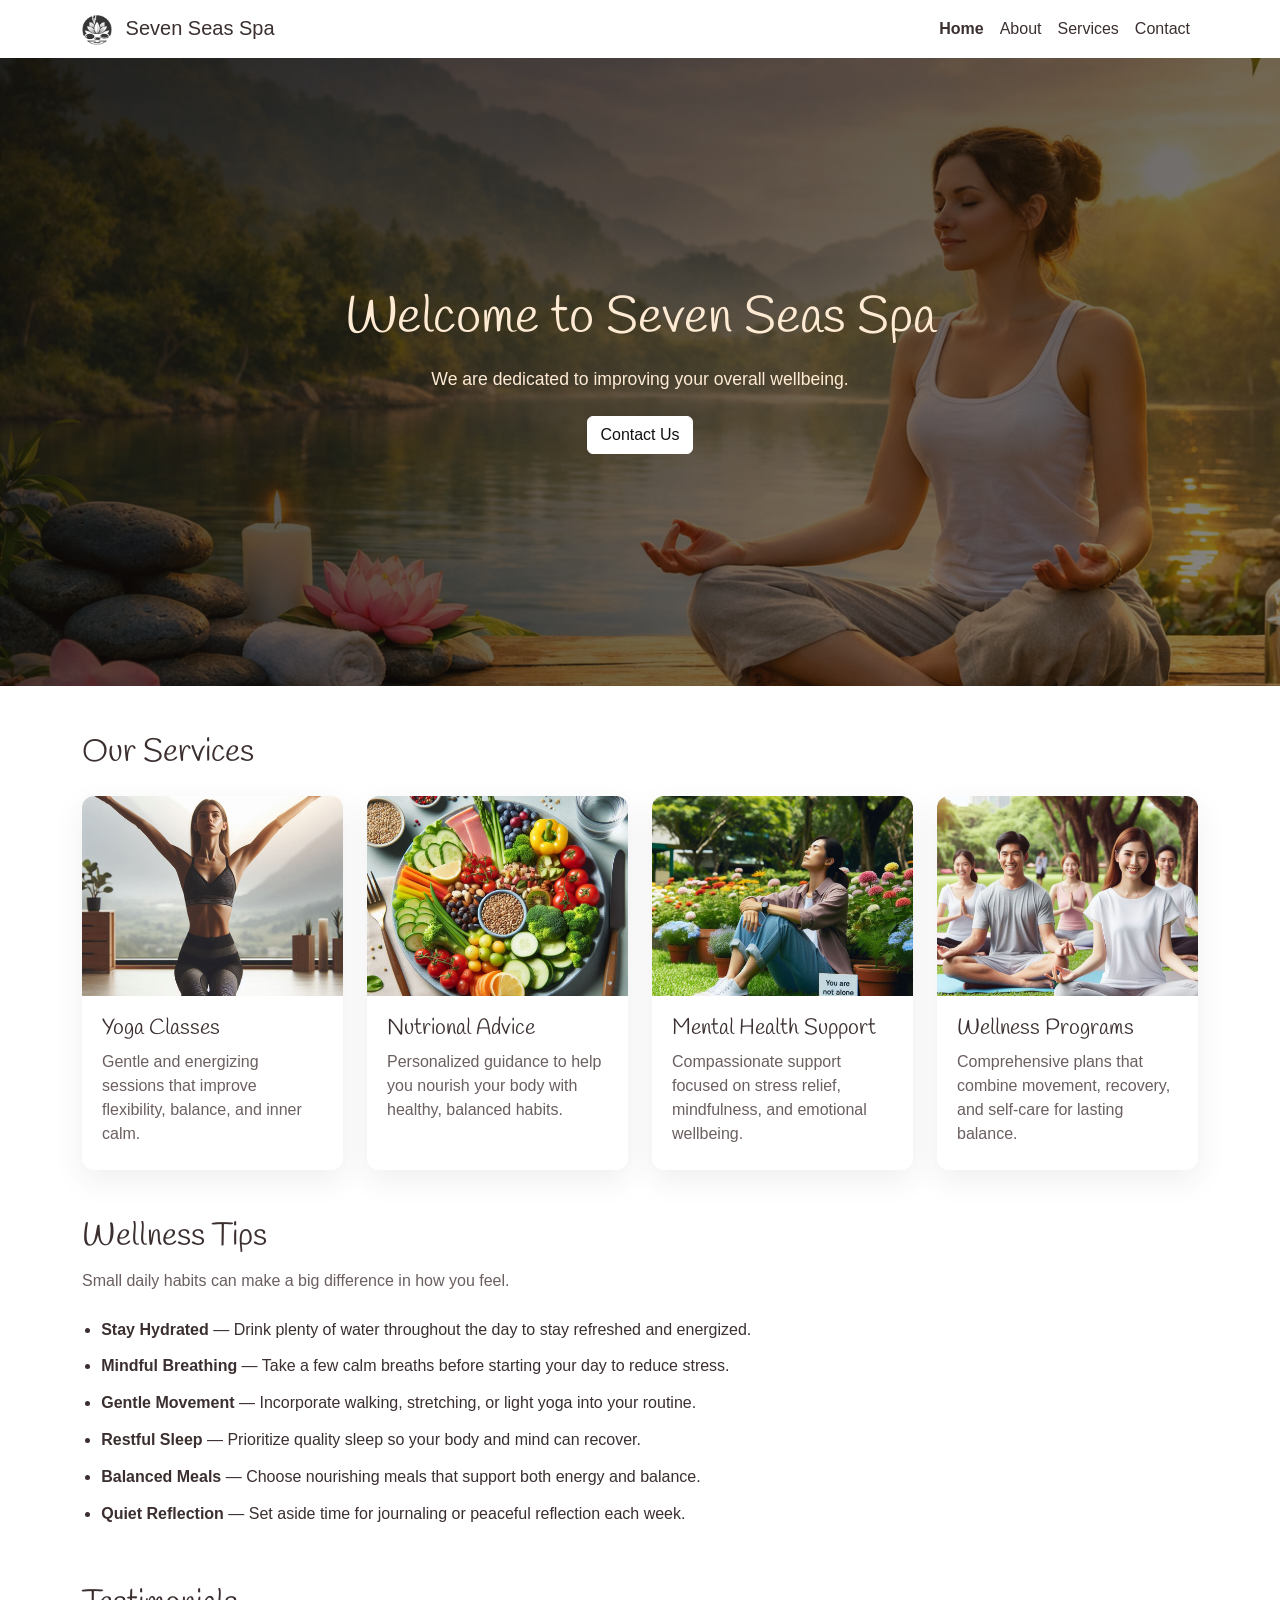
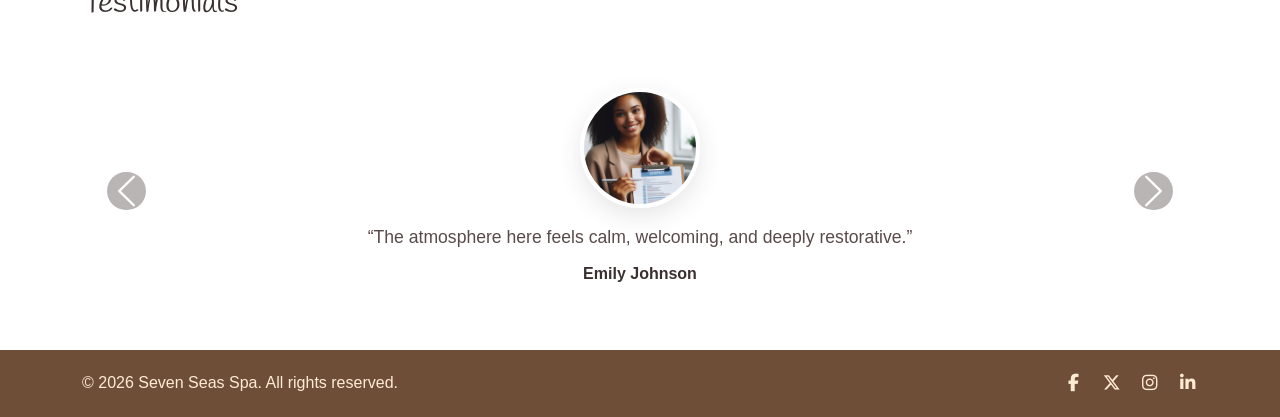
<file: index.html>
<!DOCTYPE html>
<html lang="en">

<head>
    <meta charset="UTF-8">
    <meta name="viewport" content="width=device-width, initial-scale=1.0">
    <title>Seven Seas Spa</title>
    <link rel="stylesheet" href="vendor/bootstrap/bootstrap.min.css">
    <link rel="stylesheet" href="vendor/font-awesome/css/all.min.css">
    <link rel="preconnect" href="https://fonts.bunny.net">
    <link href="https://fonts.bunny.net/css?family=handlee:400" rel="stylesheet">
    <link rel="stylesheet" href="assets/css/style.css">
</head>

<body>
    <nav class="navbar navbar-expand-lg navbar-light bg-light fixed-top">
        <div class="container">
            <a class="navbar-brand" href=".">
                <img src="assets/images/seven-seas-logo.png" alt="Seven Seas Spa logo" class="navbar-logo">
                Seven Seas Spa
            </a>
            <button class="navbar-toggler" type="button" data-bs-toggle="collapse" data-bs-target="#navbarNav"
                aria-controls="navbarNav" aria-expanded="false" aria-label="Toggle navigation">
                <span class="navbar-toggler-icon"></span>
            </button>
            <div class="collapse navbar-collapse" id="navbarNav">
                <ul class="navbar-nav ms-auto">
                    <li class="nav-item">
                        <a class="nav-link active" aria-current="page" href=".">Home</a>
                    </li>
                    <li class="nav-item">
                        <a class="nav-link" href="about.html">About</a>
                    </li>
                    <li class="nav-item">
                        <a class="nav-link" href="services.html">Services</a>
                    </li>
                    <li class="nav-item">
                        <a class="nav-link" href="contact.html">Contact</a>
                    </li>
                </ul>
            </div>
        </div>
    </nav>

    <header class="hero-section">
        <div class="hero-overlay">
            <h1>Welcome to Seven Seas Spa</h1>
            <p>We are dedicated to improving your overall wellbeing.</p>
            <a href="contact.html" id="hero-cta" class="btn">Contact Us</a>
        </div>
    </header>

    <main>

        <section class="services-section pt-5">
            <div class="container">
                <div class="section-heading mb-4">
                    <h2>Our Services</h2>
                </div>

                <div class="row g-4">
                    <div class="col-12 col-md-6 col-lg-3">
                        <article class="service-card h-100">
                            <img src="assets/images/yoga.jpg" alt="Yoga Classes" class="service-image">
                            <div class="service-content">
                                <h3>Yoga Classes</h3>
                                <p>Gentle and energizing sessions that improve flexibility, balance, and inner calm.</p>
                            </div>
                        </article>
                    </div>

                    <div class="col-12 col-md-6 col-lg-3">
                        <article class="service-card h-100">
                            <img src="assets/images/nutrition.jpg" alt="Nutrional Advice" class="service-image">
                            <div class="service-content">
                                <h3>Nutrional Advice</h3>
                                <p>Personalized guidance to help you nourish your body with healthy, balanced habits.
                                </p>
                            </div>
                        </article>
                    </div>

                    <div class="col-12 col-md-6 col-lg-3">
                        <article class="service-card h-100">
                            <img src="assets/images/mental_health.jpg" alt="Mental Health Support"
                                class="service-image">
                            <div class="service-content">
                                <h3>Mental Health Support</h3>
                                <p>Compassionate support focused on stress relief, mindfulness, and emotional wellbeing.
                                </p>
                            </div>
                        </article>
                    </div>

                    <div class="col-12 col-md-6 col-lg-3">
                        <article class="service-card h-100">
                            <img src="assets/images/wellness.jpg" alt="Wellness Programs" class="service-image">
                            <div class="service-content">
                                <h3>Wellness Programs</h3>
                                <p>Comprehensive plans that combine movement, recovery, and self-care for lasting
                                    balance.</p>
                            </div>
                        </article>
                    </div>
                </div>
            </div>
        </section>

        <section class="wellness-tips-section pt-5">
            <div class="container">
                <div class="row">
                    <div class="col-lg-8">
                        <div class="wellness-tips-card">
                            <h2>Wellness Tips</h2>
                            <p class="mb-4">Small daily habits can make a big difference in how you feel.</p>
                            <ul class="wellness-tips-list">
                                <li><strong>Stay Hydrated</strong> — Drink plenty of water throughout the day to stay
                                    refreshed and energized.</li>
                                <li><strong>Mindful Breathing</strong> — Take a few calm breaths before starting your
                                    day to reduce stress.</li>
                                <li><strong>Gentle Movement</strong> — Incorporate walking, stretching, or light yoga
                                    into your routine.</li>
                                <li><strong>Restful Sleep</strong> — Prioritize quality sleep so your body and mind can
                                    recover.</li>
                                <li><strong>Balanced Meals</strong> — Choose nourishing meals that support both energy
                                    and balance.</li>
                                <li><strong>Quiet Reflection</strong> — Set aside time for journaling or peaceful
                                    reflection each week.</li>
                            </ul>
                        </div>
                    </div>
                </div>
            </div>
        </section>

        <section class="testimonials-section pt-5 mb-3">
            <div class="container">
                <div class="section-heading mb-4">
                    <h2>Testimonials</h2>
                </div>
                <div class="row">
                    <div class="col">
                        <div id="testimonialsCarousel" class="carousel slide" data-bs-ride="carousel">
                            <div class="carousel-inner">
                                <div class="carousel-item active">
                                    <div class="testimonial-slide">
                                        <img src="assets/images/emily_johnson.jpg" alt="Emily Johnson"
                                            class="testimonial-image">
                                        <p class="testimonial-quote">“The atmosphere here feels calm, welcoming, and
                                            deeply restorative.”</p>
                                        <p class="testimonial-name">Emily Johnson</p>
                                    </div>
                                </div>
                                <div class="carousel-item">
                                    <div class="testimonial-slide">
                                        <img src="assets/images/jane_smith.jpg" alt="Jane Smith"
                                            class="testimonial-image">
                                        <p class="testimonial-quote">“Every visit leaves me feeling more balanced,
                                            centered, and cared for.”</p>
                                        <p class="testimonial-name">Jane Smith</p>
                                    </div>
                                </div>
                                <div class="carousel-item">
                                    <div class="testimonial-slide">
                                        <img src="assets/images/john_doe.jpg" alt="John Doe" class="testimonial-image">
                                        <p class="testimonial-quote">“Their wellness programs helped me reconnect with
                                            my energy and peace of mind.”</p>
                                        <p class="testimonial-name">John Doe</p>
                                    </div>
                                </div>
                            </div>

                            <button class="carousel-control-prev" type="button" data-bs-target="#testimonialsCarousel"
                                data-bs-slide="prev">
                                <span class="carousel-control-prev-icon" aria-hidden="true"></span>
                                <span class="visually-hidden">Previous</span>
                            </button>
                            <button class="carousel-control-next" type="button" data-bs-target="#testimonialsCarousel"
                                data-bs-slide="next">
                                <span class="carousel-control-next-icon" aria-hidden="true"></span>
                                <span class="visually-hidden">Next</span>
                            </button>
                        </div>
                    </div>
                </div>
            </div>
        </section>
    </main>

    <footer class="site-footer">
        <div class="container d-flex flex-column flex-md-row justify-content-between align-items-center">
            <p class="mb-3 mb-md-0">© 2026 Seven Seas Spa. All rights reserved.</p>
            <div class="social-links">
                <a href="https://www.facebook.com/" target="_blank" rel="noopener noreferrer" aria-label="Facebook">
                    <i class="fab fa-facebook-f"></i>
                </a>
                <a href="https://x.com/" target="_blank" rel="noopener noreferrer" aria-label="X">
                    <i class="fab fa-x-twitter"></i>
                </a>
                <a href="https://www.instagram.com/" target="_blank" rel="noopener noreferrer" aria-label="Instagram">
                    <i class="fab fa-instagram"></i>
                </a>
                <a href="https://www.linkedin.com/" target="_blank" rel="noopener noreferrer" aria-label="LinkedIn">
                    <i class="fab fa-linkedin-in"></i>
                </a>
            </div>
        </div>
    </footer>

    <script src="vendor/bootstrap/bootstrap.bundle.min.js"></script>
</body>

</html>
</file>
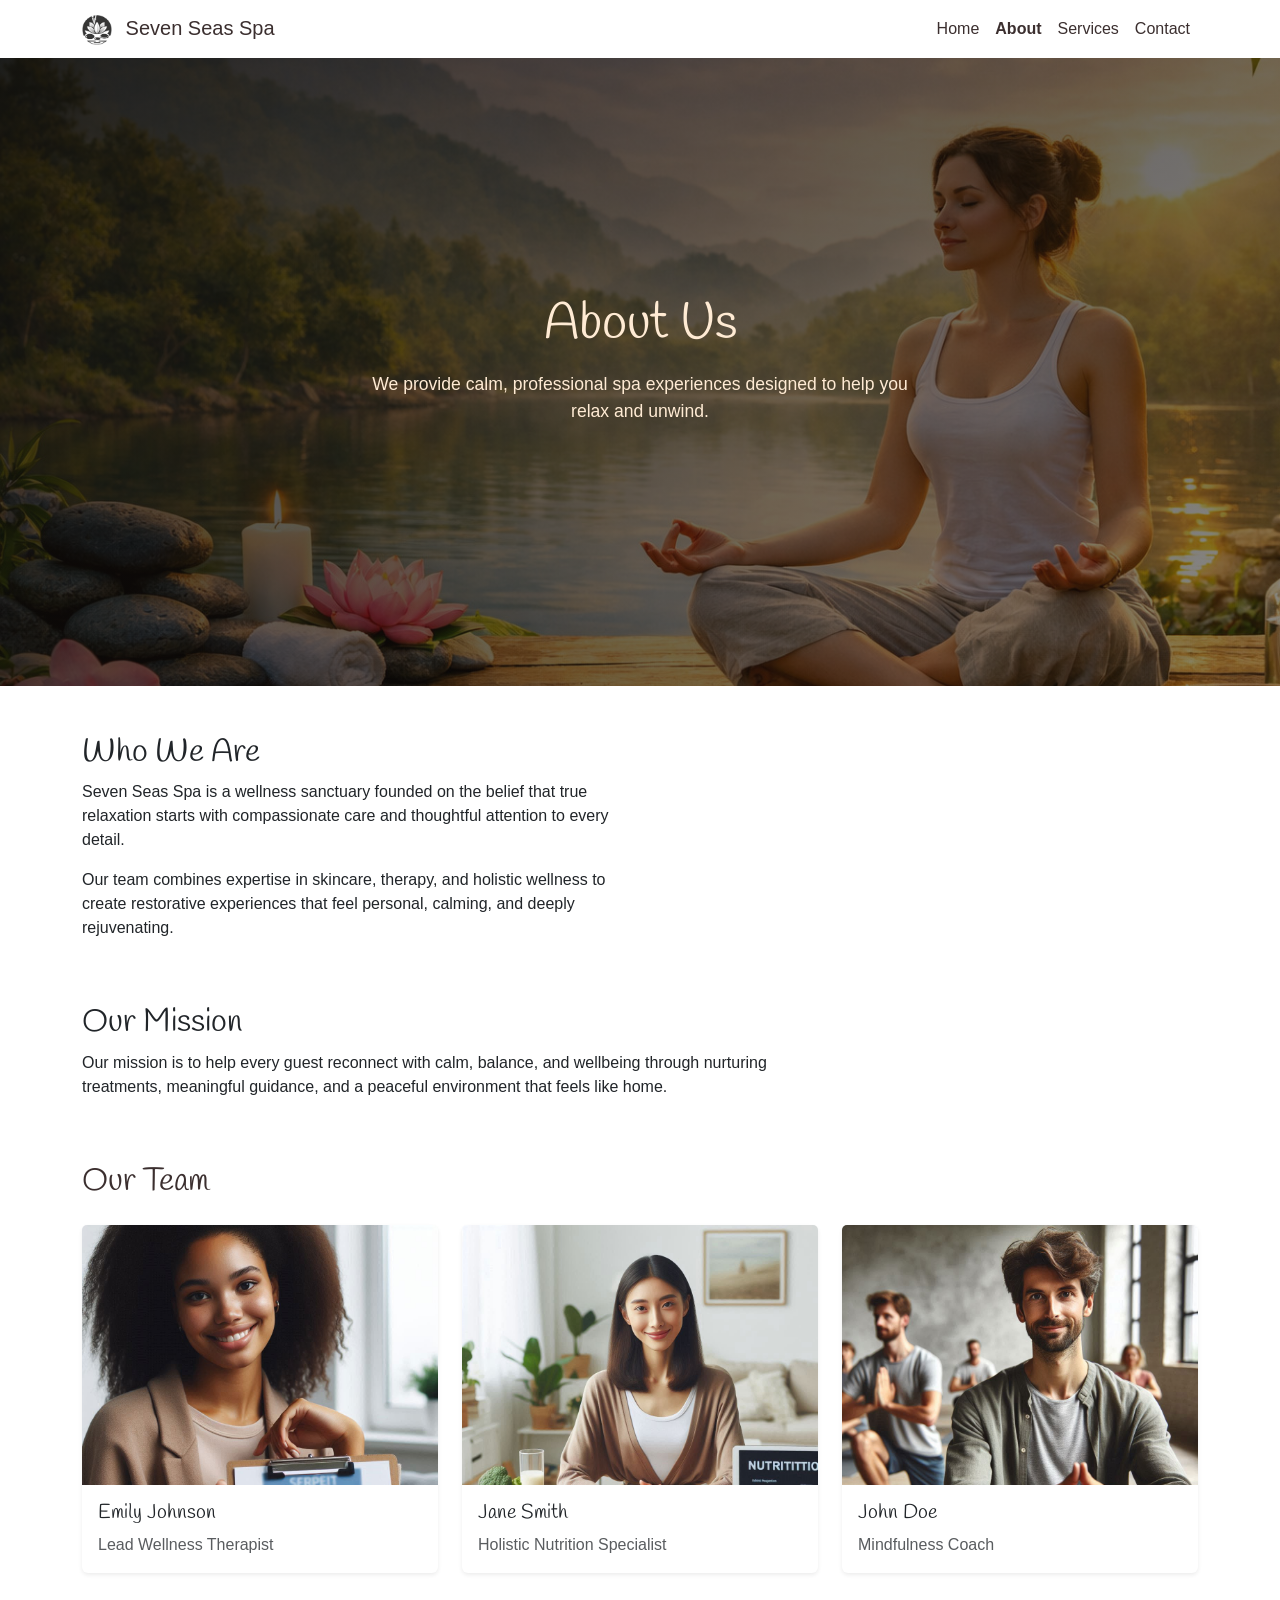
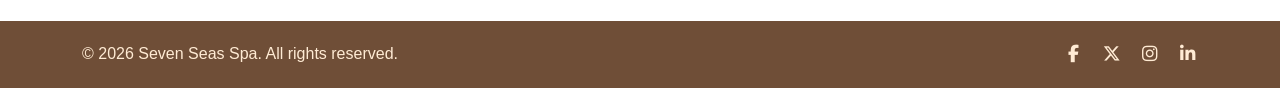
<file: about.html>
<!DOCTYPE html>
<html lang="en">

<head>
    <meta charset="UTF-8">
    <meta name="viewport" content="width=device-width, initial-scale=1.0">
    <title>About | Seven Seas Spa</title>
    <link rel="stylesheet" href="vendor/bootstrap/bootstrap.min.css">
    <link rel="stylesheet" href="vendor/font-awesome/css/all.min.css">
    <link rel="preconnect" href="https://fonts.bunny.net">
    <link href="https://fonts.bunny.net/css?family=handlee:400" rel="stylesheet">
    <link rel="stylesheet" href="assets/css/style.css">
</head>

<body>
    <nav class="navbar navbar-expand-lg navbar-light bg-light fixed-top">
        <div class="container">
            <a class="navbar-brand" href=".">
                <img src="assets/images/seven-seas-logo.png" alt="Seven Seas Spa logo" class="navbar-logo">
                Seven Seas Spa
            </a>
            <button class="navbar-toggler" type="button" data-bs-toggle="collapse" data-bs-target="#navbarNav"
                aria-controls="navbarNav" aria-expanded="false" aria-label="Toggle navigation">
                <span class="navbar-toggler-icon"></span>
            </button>
            <div class="collapse navbar-collapse" id="navbarNav">
                <ul class="navbar-nav ms-auto">
                    <li class="nav-item">
                        <a class="nav-link" href=".">Home</a>
                    </li>
                    <li class="nav-item">
                        <a class="nav-link active" aria-current="page" href="about.html">About</a>
                    </li>
                    <li class="nav-item">
                        <a class="nav-link" href="services.html">Services</a>
                    </li>
                    <li class="nav-item">
                        <a class="nav-link" href="contact.html">Contact</a>
                    </li>
                </ul>
            </div>
        </div>
    </nav>

    <header class="hero-section">
        <div class="hero-overlay">
            <h1>About Us</h1>
            <p>We provide calm, professional spa experiences designed to help you relax and unwind.</p>
        </div>
    </header>

    <main>

        <section class="pt-5">
            <div class="container">
                <div class="row align-items-center g-5">
                    <div class="col-lg-6">
                        <h2>Who We Are</h2>
                        <p>Seven Seas Spa is a wellness sanctuary founded on the belief that true relaxation starts with
                            compassionate care and thoughtful attention to every detail.</p>
                        <p>Our team combines expertise in skincare, therapy, and holistic wellness to create restorative
                            experiences that feel personal, calming, and deeply rejuvenating.</p>
                    </div>
                </div>
            </div>
        </section>

        <section class="pt-5">
            <div class="container">
                <div class="row">
                    <div class="col-lg-8">
                        <h2>Our Mission</h2>
                        <p>Our mission is to help every guest reconnect with calm, balance, and wellbeing through
                            nurturing treatments, meaningful guidance, and a peaceful environment that feels like home.
                        </p>
                    </div>
                </div>
            </div>
        </section>

        <section class="pt-5 mb-5">
            <div class="container">
                <div class="section-heading mb-4">
                    <h2>Our Team</h2>
                </div>
                <div class="row g-4">
                    <div class="col-12 col-md-4">
                        <article class="card h-100 border-0 shadow-sm">
                            <img src="assets/images/emily_johnson.jpg" alt="Emily Johnson"
                                class="card-img-top team-image">
                            <div class="card-body">
                                <h3 class="h5">Emily Johnson</h3>
                                <p class="text-muted mb-0">Lead Wellness Therapist</p>
                            </div>
                        </article>
                    </div>
                    <div class="col-12 col-md-4">
                        <article class="card h-100 border-0 shadow-sm">
                            <img src="assets/images/jane_smith.jpg" alt="Jane Smith" class="card-img-top team-image">
                            <div class="card-body">
                                <h3 class="h5">Jane Smith</h3>
                                <p class="text-muted mb-0">Holistic Nutrition Specialist</p>
                            </div>
                        </article>
                    </div>
                    <div class="col-12 col-md-4">
                        <article class="card h-100 border-0 shadow-sm">
                            <img src="assets/images/john_doe.jpg" alt="John Doe" class="card-img-top team-image">
                            <div class="card-body">
                                <h3 class="h5">John Doe</h3>
                                <p class="text-muted mb-0">Mindfulness Coach</p>
                            </div>
                        </article>
                    </div>
                </div>
            </div>
        </section>
    </main>

    <footer class="site-footer">
        <div class="container d-flex flex-column flex-md-row justify-content-between align-items-center">
            <p class="mb-3 mb-md-0">© 2026 Seven Seas Spa. All rights reserved.</p>
            <div class="social-links">
                <a href="https://www.facebook.com/" target="_blank" rel="noopener noreferrer" aria-label="Facebook">
                    <i class="fab fa-facebook-f"></i>
                </a>
                <a href="https://x.com/" target="_blank" rel="noopener noreferrer" aria-label="X">
                    <i class="fab fa-x-twitter"></i>
                </a>
                <a href="https://www.instagram.com/" target="_blank" rel="noopener noreferrer" aria-label="Instagram">
                    <i class="fab fa-instagram"></i>
                </a>
                <a href="https://www.linkedin.com/" target="_blank" rel="noopener noreferrer" aria-label="LinkedIn">
                    <i class="fab fa-linkedin-in"></i>
                </a>
            </div>
        </div>
    </footer>

    <script src="vendor/bootstrap/bootstrap.bundle.min.js"></script>
</body>

</html>
</file>
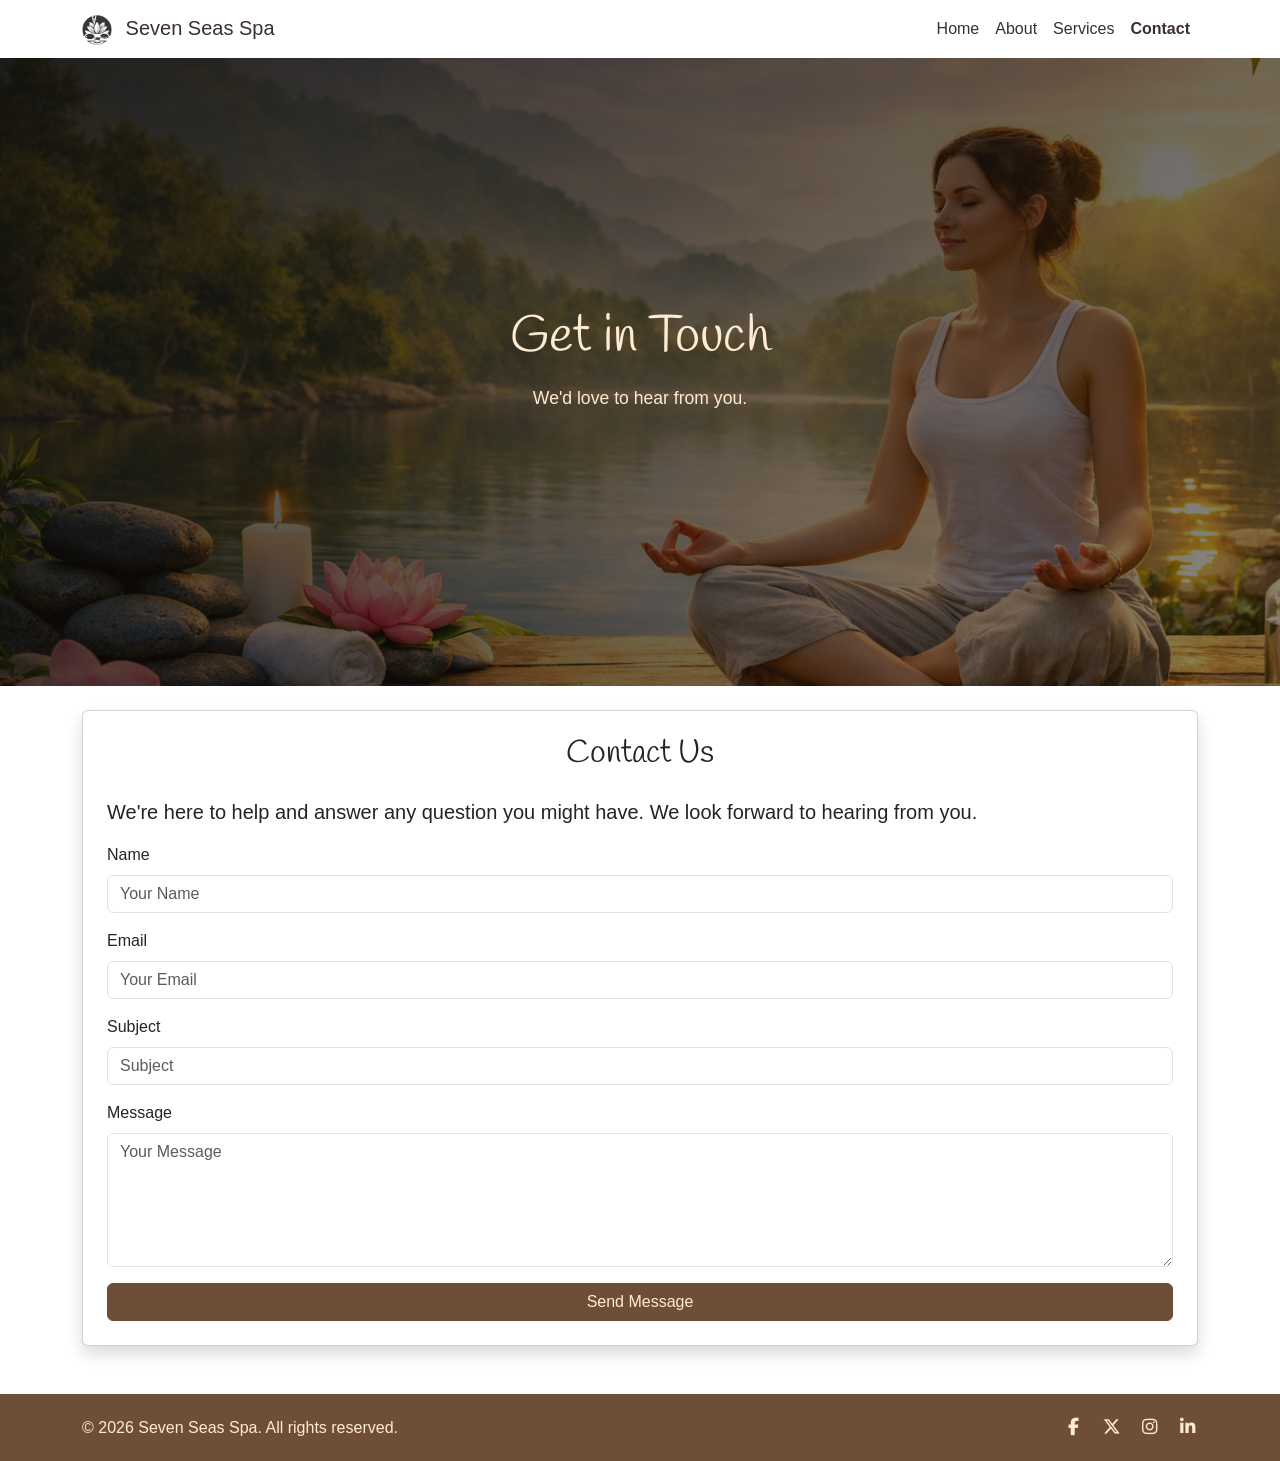
<file: contact.html>
<!DOCTYPE html>
<html lang="en">

<head>
    <meta charset="UTF-8">
    <meta name="viewport" content="width=device-width, initial-scale=1.0">
    <title>Contact | Seven Seas Spa</title>
    <link rel="stylesheet" href="vendor/bootstrap/bootstrap.min.css">
    <link rel="stylesheet" href="vendor/font-awesome/css/all.min.css">
    <link rel="preconnect" href="https://fonts.bunny.net">
    <link href="https://fonts.bunny.net/css?family=handlee:400" rel="stylesheet">
    <link rel="stylesheet" href="assets/css/style.css">
</head>

<body>
    <nav class="navbar navbar-expand-lg navbar-light bg-light fixed-top">
        <div class="container">
            <a class="navbar-brand" href=".">
                <img src="assets/images/seven-seas-logo.png" alt="Seven Seas Spa logo" class="navbar-logo">
                Seven Seas Spa
            </a>
            <button class="navbar-toggler" type="button" data-bs-toggle="collapse" data-bs-target="#navbarNav"
                aria-controls="navbarNav" aria-expanded="false" aria-label="Toggle navigation">
                <span class="navbar-toggler-icon"></span>
            </button>
            <div class="collapse navbar-collapse" id="navbarNav">
                <ul class="navbar-nav ms-auto">
                    <li class="nav-item">
                        <a class="nav-link" href=".">Home</a>
                    </li>
                    <li class="nav-item">
                        <a class="nav-link" href="about.html">About</a>
                    </li>
                    <li class="nav-item">
                        <a class="nav-link" href="services.html">Services</a>
                    </li>
                    <li class="nav-item">
                        <a class="nav-link active" aria-current="page" href="contact.html">Contact</a>
                    </li>
                </ul>
            </div>
        </div>
    </nav>

    <header class="hero-section">
        <div class="hero-overlay">
            <h1 class="display-4">Get in Touch</h1>
            <p class="lead">We'd love to hear from you.</p>
        </div>
    </header>

    <main>

        <div class="container">
            <div class="card shadow p-4 mt-4 mb-5">
                <h2 class="card-title text-center mb-4">Contact Us</h2>
                <p class="lead">We're here to help and answer any question you might have. We look forward to hearing
                    from you.</p>
                <form action="thankyou.html">
                    <div class="mb-3">
                        <label for="name" class="form-label">Name</label>
                        <input type="text" class="form-control" id="name" placeholder="Your Name" required>
                    </div>
                    <div class="mb-3">
                        <label for="email" class="form-label">Email</label>
                        <input type="email" class="form-control" id="email" placeholder="Your Email" required>
                    </div>
                    <div class="mb-3">
                        <label for="subject" class="form-label">Subject</label>
                        <input type="text" class="form-control" id="subject" placeholder="Subject" required>
                    </div>
                    <div class="mb-3">
                        <label for="message" class="form-label">Message</label>
                        <textarea class="form-control" id="message" rows="5" placeholder="Your Message"
                            required></textarea>
                    </div>
                    <div class="d-grid">
                        <button type="submit" class="btn btn-primary">Send Message</button>
                    </div>
                </form>
            </div>
        </div>
    </main>

    <footer class="site-footer">
        <div class="container d-flex flex-column flex-md-row justify-content-between align-items-center">
            <p class="mb-3 mb-md-0">© 2026 Seven Seas Spa. All rights reserved.</p>
            <div class="social-links">
                <a href="https://www.facebook.com/" target="_blank" rel="noopener noreferrer" aria-label="Facebook">
                    <i class="fab fa-facebook-f"></i>
                </a>
                <a href="https://x.com/" target="_blank" rel="noopener noreferrer" aria-label="X">
                    <i class="fab fa-x-twitter"></i>
                </a>
                <a href="https://www.instagram.com/" target="_blank" rel="noopener noreferrer" aria-label="Instagram">
                    <i class="fab fa-instagram"></i>
                </a>
                <a href="https://www.linkedin.com/" target="_blank" rel="noopener noreferrer" aria-label="LinkedIn">
                    <i class="fab fa-linkedin-in"></i>
                </a>
            </div>
        </div>
    </footer>

    <script src="vendor/bootstrap/bootstrap.bundle.min.js"></script>
</body>

</html>
</file>
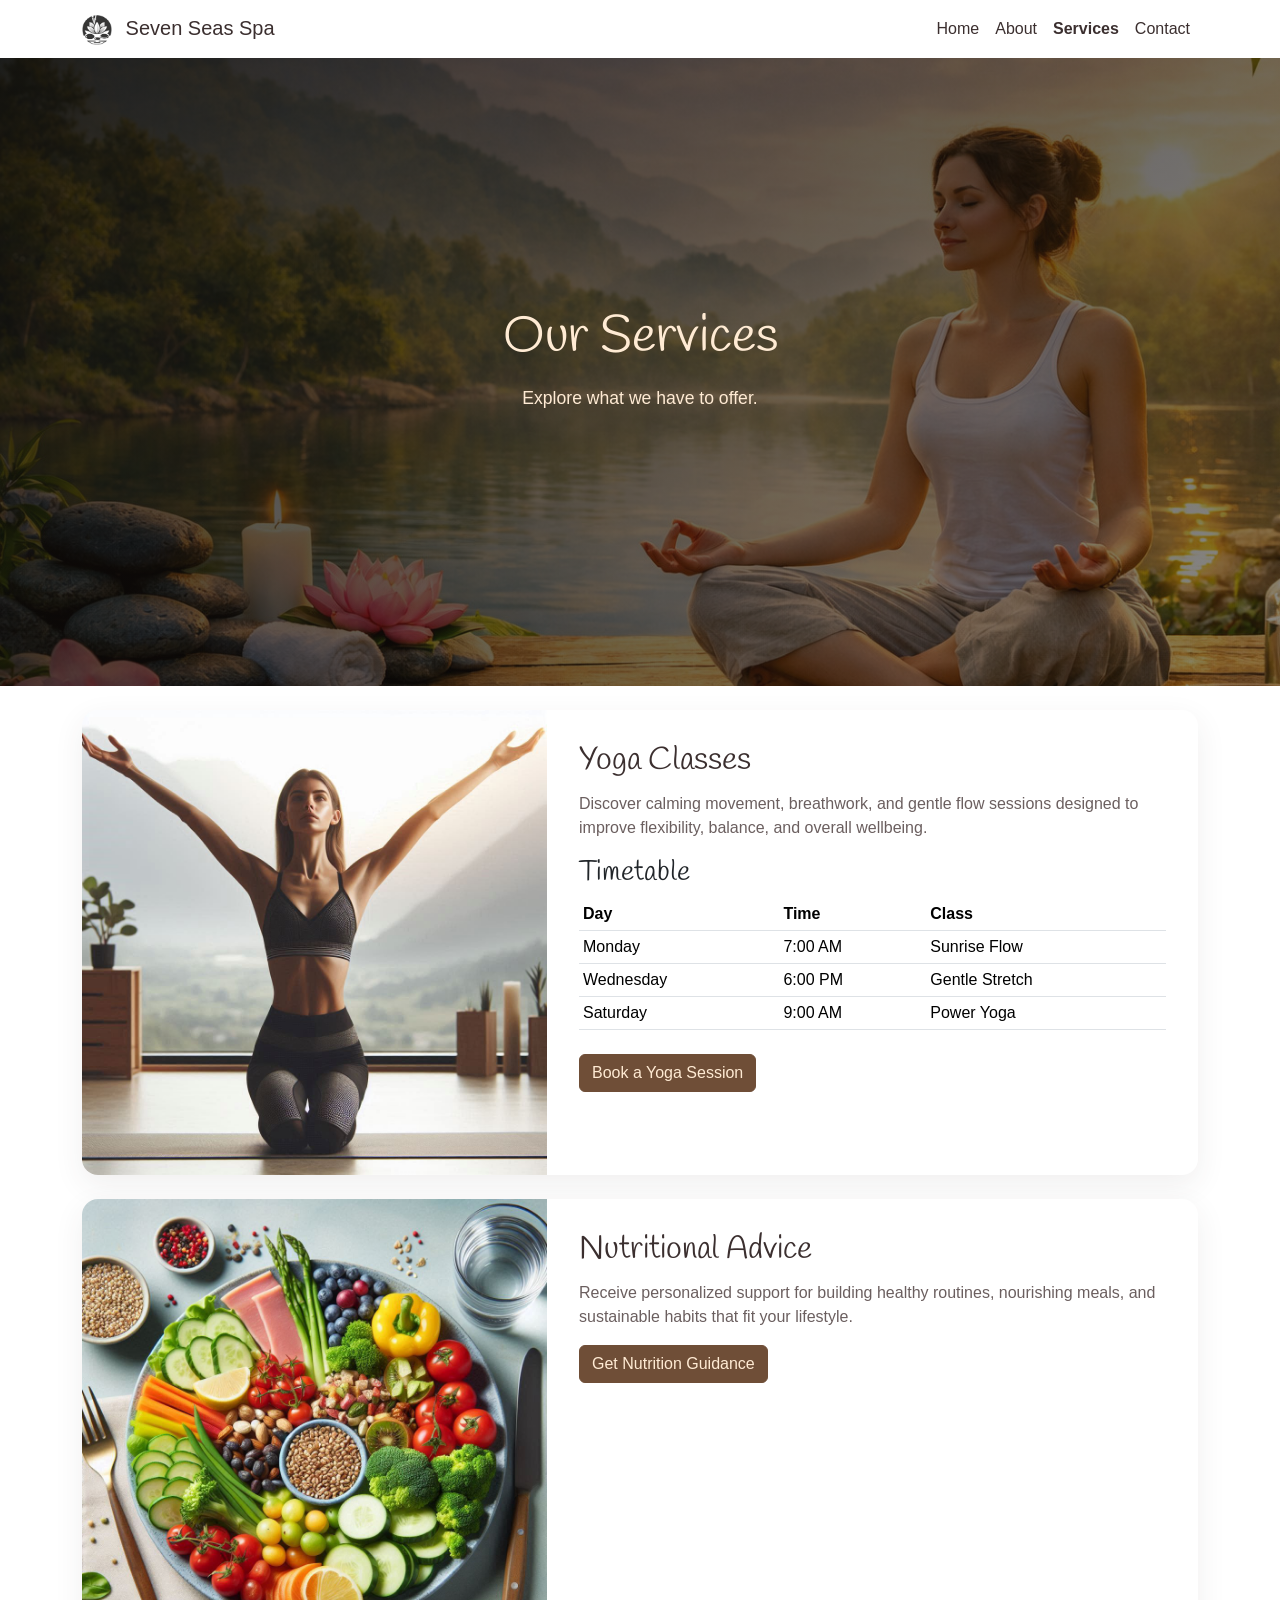
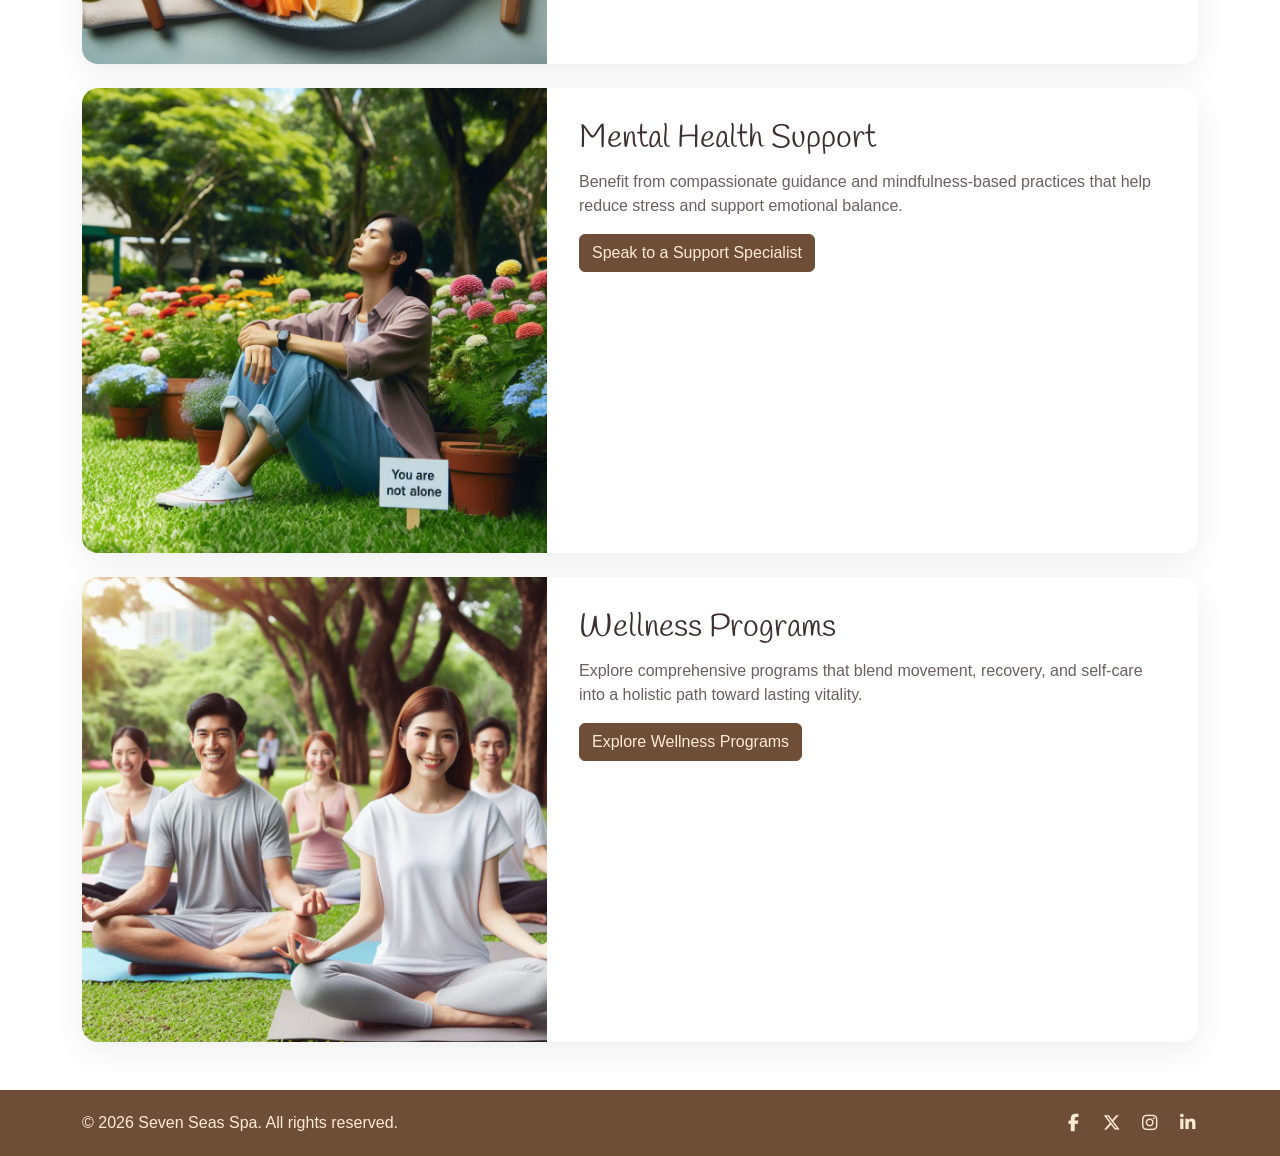
<file: services.html>
<!DOCTYPE html>
<html lang="en">

<head>
    <meta charset="UTF-8">
    <meta name="viewport" content="width=device-width, initial-scale=1.0">
    <title>Services | Seven Seas Spa</title>
    <link rel="stylesheet" href="vendor/bootstrap/bootstrap.min.css">
    <link rel="stylesheet" href="vendor/font-awesome/css/all.min.css">
    <link rel="preconnect" href="https://fonts.bunny.net">
    <link href="https://fonts.bunny.net/css?family=handlee:400" rel="stylesheet">
    <link rel="stylesheet" href="assets/css/style.css">
</head>

<body>
    <nav class="navbar navbar-expand-lg navbar-light bg-light fixed-top">
        <div class="container">
            <a class="navbar-brand" href=".">
                <img src="assets/images/seven-seas-logo.png" alt="Seven Seas Spa logo" class="navbar-logo">
                Seven Seas Spa
            </a>
            <button class="navbar-toggler" type="button" data-bs-toggle="collapse" data-bs-target="#navbarNav"
                aria-controls="navbarNav" aria-expanded="false" aria-label="Toggle navigation">
                <span class="navbar-toggler-icon"></span>
            </button>
            <div class="collapse navbar-collapse" id="navbarNav">
                <ul class="navbar-nav ms-auto">
                    <li class="nav-item">
                        <a class="nav-link" href=".">Home</a>
                    </li>
                    <li class="nav-item">
                        <a class="nav-link" href="about.html">About</a>
                    </li>
                    <li class="nav-item">
                        <a class="nav-link active" aria-current="page" href="services.html">Services</a>
                    </li>
                    <li class="nav-item">
                        <a class="nav-link" href="contact.html">Contact</a>
                    </li>
                </ul>
            </div>
        </div>
    </nav>

    <header class="hero-section">
        <div class="hero-overlay">
            <h1>Our Services</h1>
            <p>Explore what we have to offer.</p>
        </div>
    </header>

    <main>

        <div class="container">
            <article class="service-detail-card row g-0 mt-4">
                <div class="col-lg-5">
                    <img src="assets/images/yoga.jpg" alt="Yoga Classes" class="service-detail-image">
                </div>
                <div class="col-lg-7">
                    <div class="service-detail-content">
                        <h2>Yoga Classes</h2>
                        <p>Discover calming movement, breathwork, and gentle flow sessions designed to improve
                            flexibility, balance, and overall wellbeing.</p>
                        <h3 class="mt-3">Timetable</h3>
                        <table class="table table-sm mb-0">
                            <thead>
                                <tr>
                                    <th scope="col">Day</th>
                                    <th scope="col">Time</th>
                                    <th scope="col">Class</th>
                                </tr>
                            </thead>
                            <tbody>
                                <tr>
                                    <td>Monday</td>
                                    <td>7:00 AM</td>
                                    <td>Sunrise Flow</td>
                                </tr>
                                <tr>
                                    <td>Wednesday</td>
                                    <td>6:00 PM</td>
                                    <td>Gentle Stretch</td>
                                </tr>
                                <tr>
                                    <td>Saturday</td>
                                    <td>9:00 AM</td>
                                    <td>Power Yoga</td>
                                </tr>
                            </tbody>
                        </table>
                        <a href="contact.html" class="btn btn-primary mt-4">Book a Yoga Session</a>
                    </div>
                </div>
            </article>

            <article class="service-detail-card row g-0 mt-4">
                <div class="col-lg-5">
                    <img src="assets/images/nutrition.jpg" alt="Nutritional Advice" class="service-detail-image">
                </div>
                <div class="col-lg-7">
                    <div class="service-detail-content">
                        <h2>Nutritional Advice</h2>
                        <p>Receive personalized support for building healthy routines, nourishing meals, and
                            sustainable habits that fit your lifestyle.</p>
                        <a href="contact.html" class="btn btn-primary mt-3">Get Nutrition Guidance</a>
                    </div>
                </div>
            </article>

            <article class="service-detail-card row g-0 mt-4">
                <div class="col-lg-5">
                    <img src="assets/images/mental_health.jpg" alt="Mental Health Support" class="service-detail-image">
                </div>
                <div class="col-lg-7">
                    <div class="service-detail-content">
                        <h2>Mental Health Support</h2>
                        <p>Benefit from compassionate guidance and mindfulness-based practices that help reduce
                            stress and support emotional balance.</p>
                        <a href="contact.html" class="btn btn-primary mt-3">Speak to a Support Specialist</a>
                    </div>
                </div>
            </article>

            <article class="service-detail-card row g-0 mt-4 mb-5">
                <div class="col-lg-5">
                    <img src="assets/images/wellness.jpg" alt="Wellness Programs" class="service-detail-image">
                </div>
                <div class="col-lg-7">
                    <div class="service-detail-content">
                        <h2>Wellness Programs</h2>
                        <p>Explore comprehensive programs that blend movement, recovery, and self-care into a
                            holistic path toward lasting vitality.</p>
                        <a href="contact.html" class="btn btn-primary mt-3">Explore Wellness Programs</a>
                    </div>
                </div>
            </article>
        </div>
    </main>

    <footer class="site-footer">
        <div class="container d-flex flex-column flex-md-row justify-content-between align-items-center">
            <p class="mb-3 mb-md-0">© 2026 Seven Seas Spa. All rights reserved.</p>
            <div class="social-links">
                <a href="https://www.facebook.com/" target="_blank" rel="noopener noreferrer" aria-label="Facebook">
                    <i class="fab fa-facebook-f"></i>
                </a>
                <a href="https://x.com/" target="_blank" rel="noopener noreferrer" aria-label="X">
                    <i class="fab fa-x-twitter"></i>
                </a>
                <a href="https://www.instagram.com/" target="_blank" rel="noopener noreferrer" aria-label="Instagram">
                    <i class="fab fa-instagram"></i>
                </a>
                <a href="https://www.linkedin.com/" target="_blank" rel="noopener noreferrer" aria-label="LinkedIn">
                    <i class="fab fa-linkedin-in"></i>
                </a>
            </div>
        </div>
    </footer>

    <script src="vendor/bootstrap/bootstrap.bundle.min.js"></script>
</body>

</html>
</file>
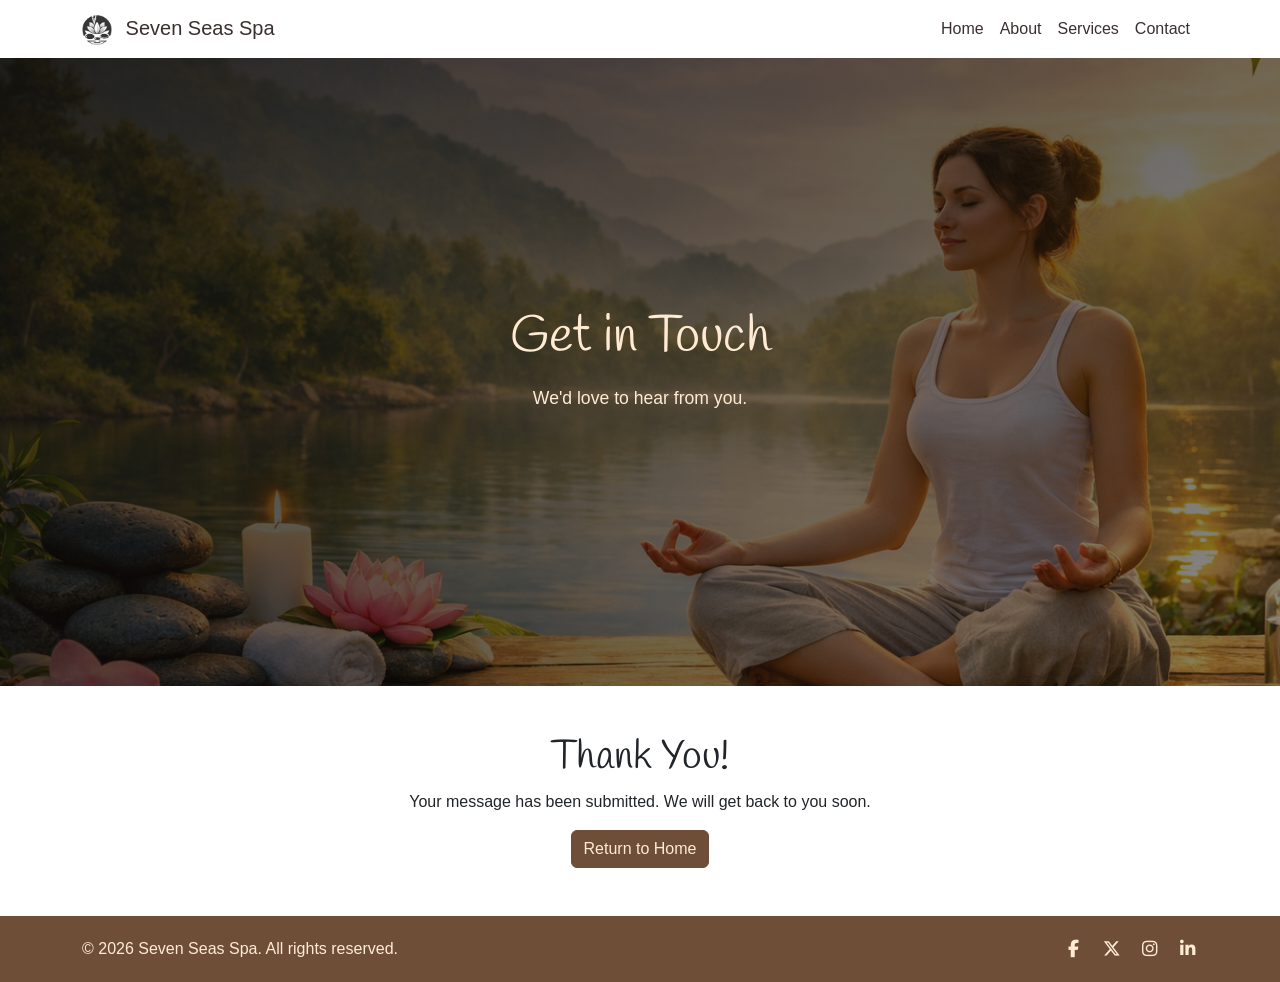
<file: thankyou.html>
<!DOCTYPE html>
<html lang="en">

<head>
    <meta charset="UTF-8">
    <meta name="viewport" content="width=device-width, initial-scale=1.0">
    <title>Seven Seas Spa</title>
    <link rel="stylesheet" href="vendor/bootstrap/bootstrap.min.css">
    <link rel="stylesheet" href="vendor/font-awesome/css/all.min.css">
    <link rel="preconnect" href="https://fonts.bunny.net">
    <link href="https://fonts.bunny.net/css?family=handlee:400" rel="stylesheet">
    <link rel="stylesheet" href="assets/css/style.css">
</head>

<body>
    <nav class="navbar navbar-expand-lg navbar-light bg-light fixed-top">
        <div class="container">
            <a class="navbar-brand" href=".">
                <img src="assets/images/seven-seas-logo.png" alt="Seven Seas Spa logo" class="navbar-logo">
                Seven Seas Spa
            </a>
            <button class="navbar-toggler" type="button" data-bs-toggle="collapse" data-bs-target="#navbarNav"
                aria-controls="navbarNav" aria-expanded="false" aria-label="Toggle navigation">
                <span class="navbar-toggler-icon"></span>
            </button>
            <div class="collapse navbar-collapse" id="navbarNav">
                <ul class="navbar-nav ms-auto">
                    <li class="nav-item">
                        <a class="nav-link" href=".">Home</a>
                    </li>
                    <li class="nav-item">
                        <a class="nav-link" href="about.html">About</a>
                    </li>
                    <li class="nav-item">
                        <a class="nav-link" href="services.html">Services</a>
                    </li>
                    <li class="nav-item">
                        <a class="nav-link" href="contact.html">Contact</a>
                    </li>
                </ul>
            </div>
        </div>
    </nav>

    <header class="hero-section">
        <div class="hero-overlay">
            <h1 class="display-4">Get in Touch</h1>
            <p class="lead">We'd love to hear from you.</p>
        </div>
    </header>

    <main>

        <div class="container">
            <!-- Thank You Message -->
            <section class="my-5 text-center contact-section">
                <h1>Thank You!</h1>
                <p>Your message has been submitted. We will get back to you soon.</p>
                <a href="." class="btn btn-primary">Return to Home</a>
            </section>
        </div>
    </main>

    <footer class="site-footer">
        <div class="container d-flex flex-column flex-md-row justify-content-between align-items-center">
            <p class="mb-3 mb-md-0">© 2026 Seven Seas Spa. All rights reserved.</p>
            <div class="social-links">
                <a href="https://www.facebook.com/" target="_blank" rel="noopener noreferrer" aria-label="Facebook">
                    <i class="fab fa-facebook-f"></i>
                </a>
                <a href="https://x.com/" target="_blank" rel="noopener noreferrer" aria-label="X">
                    <i class="fab fa-x-twitter"></i>
                </a>
                <a href="https://www.instagram.com/" target="_blank" rel="noopener noreferrer" aria-label="Instagram">
                    <i class="fab fa-instagram"></i>
                </a>
                <a href="https://www.linkedin.com/" target="_blank" rel="noopener noreferrer" aria-label="LinkedIn">
                    <i class="fab fa-linkedin-in"></i>
                </a>
            </div>
        </div>
    </footer>

    <script src="vendor/bootstrap/bootstrap.bundle.min.js"></script>
</body>

</html>
</file>
<file: assets/css/style.css>
body {
  font-family: Arial, sans-serif;
  padding-top: 56px;
}

h1,
h2,
h3,
h4,
h5,
h6 {
  font-family: 'Handlee', cursive;
}

.navbar {
  background-color: #fff !important;
}

.navbar-brand,
.navbar-nav .nav-link {
  color: #3b2f2f !important;
}

.navbar-nav .nav-link.active {
  font-weight: 700;
}

.navbar-brand .navbar-logo {
  width: 30px;
  height: 30px;
  object-fit: contain;
  margin-right: 8px;
}

.hero-section {
  position: relative;
  min-height: 70vh;
  overflow: hidden;
  background-image: url('../images/hero.jpg');
  background-size: cover;
  background-position: right 10%;
}

.hero-overlay {
  position: absolute;
  inset: 0;
  display: flex;
  flex-direction: column;
  align-items: center;
  justify-content: center;
  text-align: center;
  padding: 2rem;
  color: #fff;
  background: linear-gradient(135deg, rgba(16, 12, 10, 0.82), rgba(16, 12, 10, 0.48));
}

.hero-badge {
  display: inline-block;
  margin-bottom: 1rem;
  padding: 0.4rem 0.8rem;
  border-radius: 999px;
  background: rgba(255, 255, 255, 0.2);
  color: #fff;
  font-size: 0.8rem;
  font-weight: 600;
  letter-spacing: 0.08em;
  text-transform: uppercase;
}

.hero-overlay h1 {
  color: #ffebd4;
  font-size: clamp(2.5rem, 4vw, 3.5rem);
  margin-bottom: 1rem;
}

.hero-overlay p {
  color: #ffebd4;
  font-size: 1.1rem;
  margin-bottom: 1.5rem;
  max-width: 560px;
}

.btn-primary {
  background-color: #6f4e37;
  border-color: #6f4e37;
  color: #ffebd4;
}

.btn-primary:hover,
.btn-primary:focus,
.btn-primary:active {
  background-color: #5f3f2b;
  border-color: #5f3f2b;
  color: #ffebd4;
}

#hero-cta {
  background-color: #fff;
  border-color: #fff;
  color: #111;
}

#hero-cta:hover {
  background-color: #f2f2f2;
  border-color: #f2f2f2;
  color: #111;
}

.services-section {
  background-color: transparent;
}

.section-heading h2 {
  color: #3b2f2f;
  margin-bottom: 0.75rem;
}

.section-heading p {
  max-width: 640px;
  margin: 0 auto;
}

.service-card {
  background-color: #fff;
  border-radius: 12px;
  overflow: hidden;
  box-shadow: 0 10px 30px rgba(59, 47, 47, 0.08);
  transition: transform 0.2s ease, box-shadow 0.2s ease;
}

.service-card:hover {
  transform: translateY(-4px);
  box-shadow: 0 16px 36px rgba(59, 47, 47, 0.14);
}

.service-image {
  width: 100%;
  height: 200px;
  object-fit: cover;
  display: block;
}

.service-content {
  padding: 1.25rem 1.25rem 1.5rem;
}

.service-content h3 {
  color: #3b2f2f;
  font-size: 1.35rem;
  margin-bottom: 0.5rem;
}

.service-content p {
  color: #6b5f5f;
  margin: 0;
}

.wellness-tips-section {
  background-color: transparent;
}

.wellness-tips-card {
  background: transparent;
  border-radius: 0;
  padding: 0;
  box-shadow: none;
}

.wellness-tips-card h2 {
  color: #3b2f2f;
  margin-bottom: 0.75rem;
}

.wellness-tips-card p {
  color: #6b5f5f;
}

.wellness-tips-list {
  padding-left: 1.2rem;
  margin: 0;
  color: #3b2f2f;
}

.wellness-tips-list li {
  margin-bottom: 0.7rem;
  line-height: 1.6;
}

.testimonials-section {
  background-color: transparent;
}

.testimonial-slide {
  display: flex;
  flex-direction: column;
  align-items: center;
  justify-content: center;
  text-align: center;
  padding: 2.5rem 1.5rem 3rem;
  color: #3b2f2f;
}

.testimonial-image {
  width: 120px;
  height: 120px;
  object-fit: cover;
  border-radius: 50%;
  margin-bottom: 1rem;
  border: 4px solid #fff;
  box-shadow: 0 8px 24px rgba(59, 47, 47, 0.12);
}

.testimonial-quote {
  font-size: 1.1rem;
  margin-bottom: 0.75rem;
  color: #5a4a4a;
}

.testimonial-name {
  font-weight: 700;
  margin-bottom: 0;
}

.carousel-control-prev,
.carousel-control-next {
  width: 8%;
}

.carousel-control-prev-icon,
.carousel-control-next-icon {
  background-color: rgba(59, 47, 47, 0.7);
  border-radius: 50%;
  padding: 1.2rem;
}

.site-footer {
  background-color: #6f4e37;
  color: #ffebd4;
  padding: 1.25rem 0;
}

.team-image {
  height: 260px;
  object-fit: cover;
  object-position: top center;
}

.service-detail-card {
  background-color: #fff;
  border-radius: 16px;
  overflow: hidden;
  box-shadow: 0 10px 30px rgba(59, 47, 47, 0.08);
}

.service-detail-image {
  width: 100%;
  height: 100%;
  min-height: 260px;
  object-fit: cover;
  display: block;
}

.service-detail-content {
  padding: 2rem;
}

.service-detail-content h2 {
  color: #3b2f2f;
  margin-bottom: 0.75rem;
}

.service-detail-content p {
  color: #6b5f5f;
  margin-bottom: 0;
}

@media (max-width: 991.98px) {
  .service-detail-card {
    flex-direction: column;
  }

  .service-detail-image {
    min-height: 240px;
  }

  .service-detail-content {
    padding: 1.5rem;
  }
}

.site-footer p {
  margin-bottom: 0;
}

.social-links {
  display: flex;
  gap: 1rem;
}

.social-links a {
  color: #ffebd4;
  font-size: 1.1rem;
  transition: opacity 0.2s ease;
}

.social-links a:hover {
  opacity: 0.8;
}
</file>
